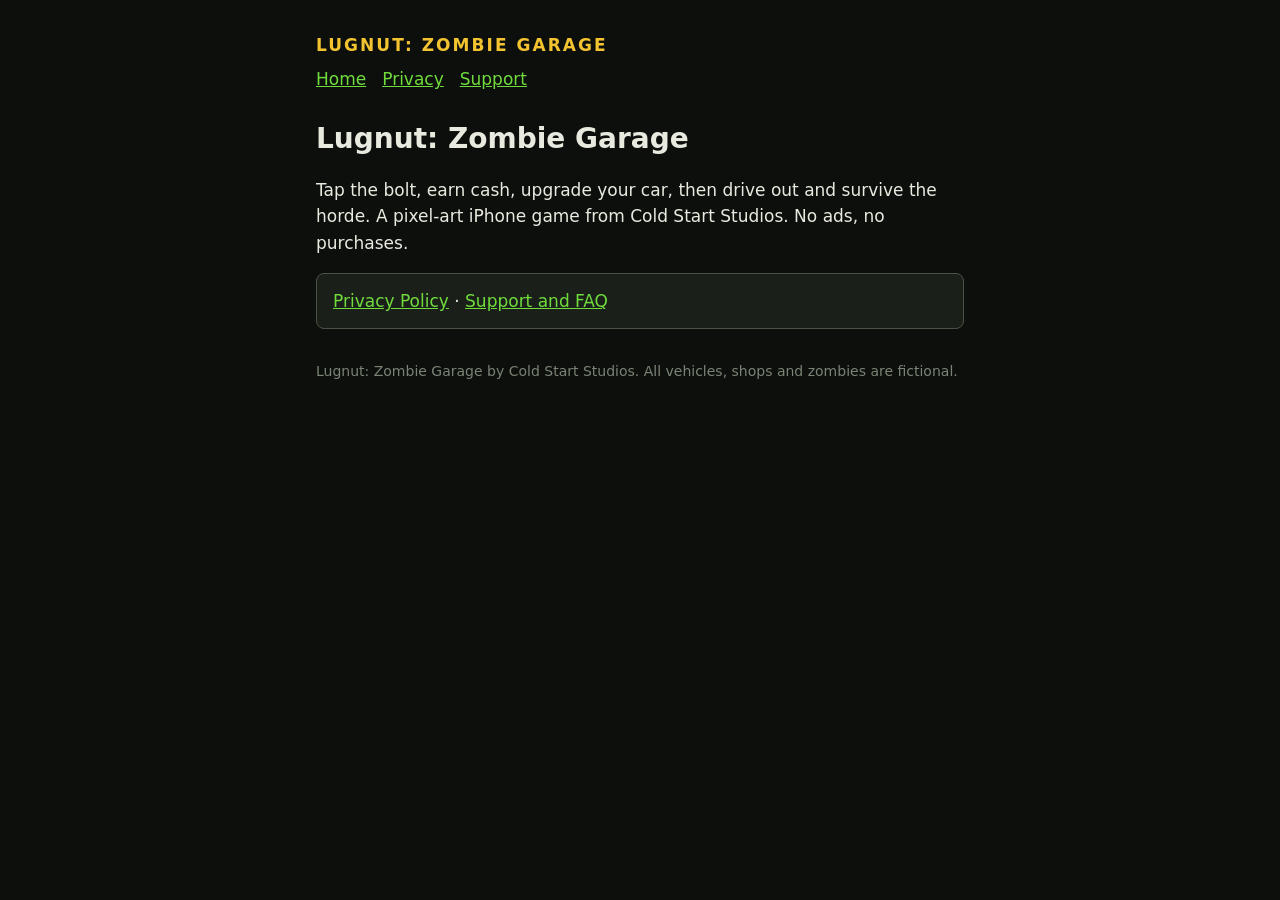
<file: index.html>
<!doctype html>
<html lang="en">
<head>
  <meta charset="utf-8">
  <meta name="viewport" content="width=device-width, initial-scale=1">
  <title>Lugnut: Zombie Garage</title>
  <meta name="description" content="A pixel-art zombie apocalypse garage game for iPhone.">
  <link rel="stylesheet" href="style.css">
</head>
<body>
  <main>
    <a class="wordmark" href="index.html">LUGNUT: ZOMBIE GARAGE</a>
    <nav><a href="index.html">Home</a><a href="privacy.html">Privacy</a><a href="support.html">Support</a></nav>
    <h1>Lugnut: Zombie Garage</h1>
    <p>Tap the bolt, earn cash, upgrade your car, then drive out and survive the horde. A pixel-art iPhone game from Cold Start Studios. No ads, no purchases.</p>
    <div class="card"><a href="privacy.html">Privacy Policy</a> &middot; <a href="support.html">Support and FAQ</a></div>
    <footer>Lugnut: Zombie Garage by Cold Start Studios. All vehicles, shops and zombies are fictional.</footer>
  </main>
</body>
</html>
</file>
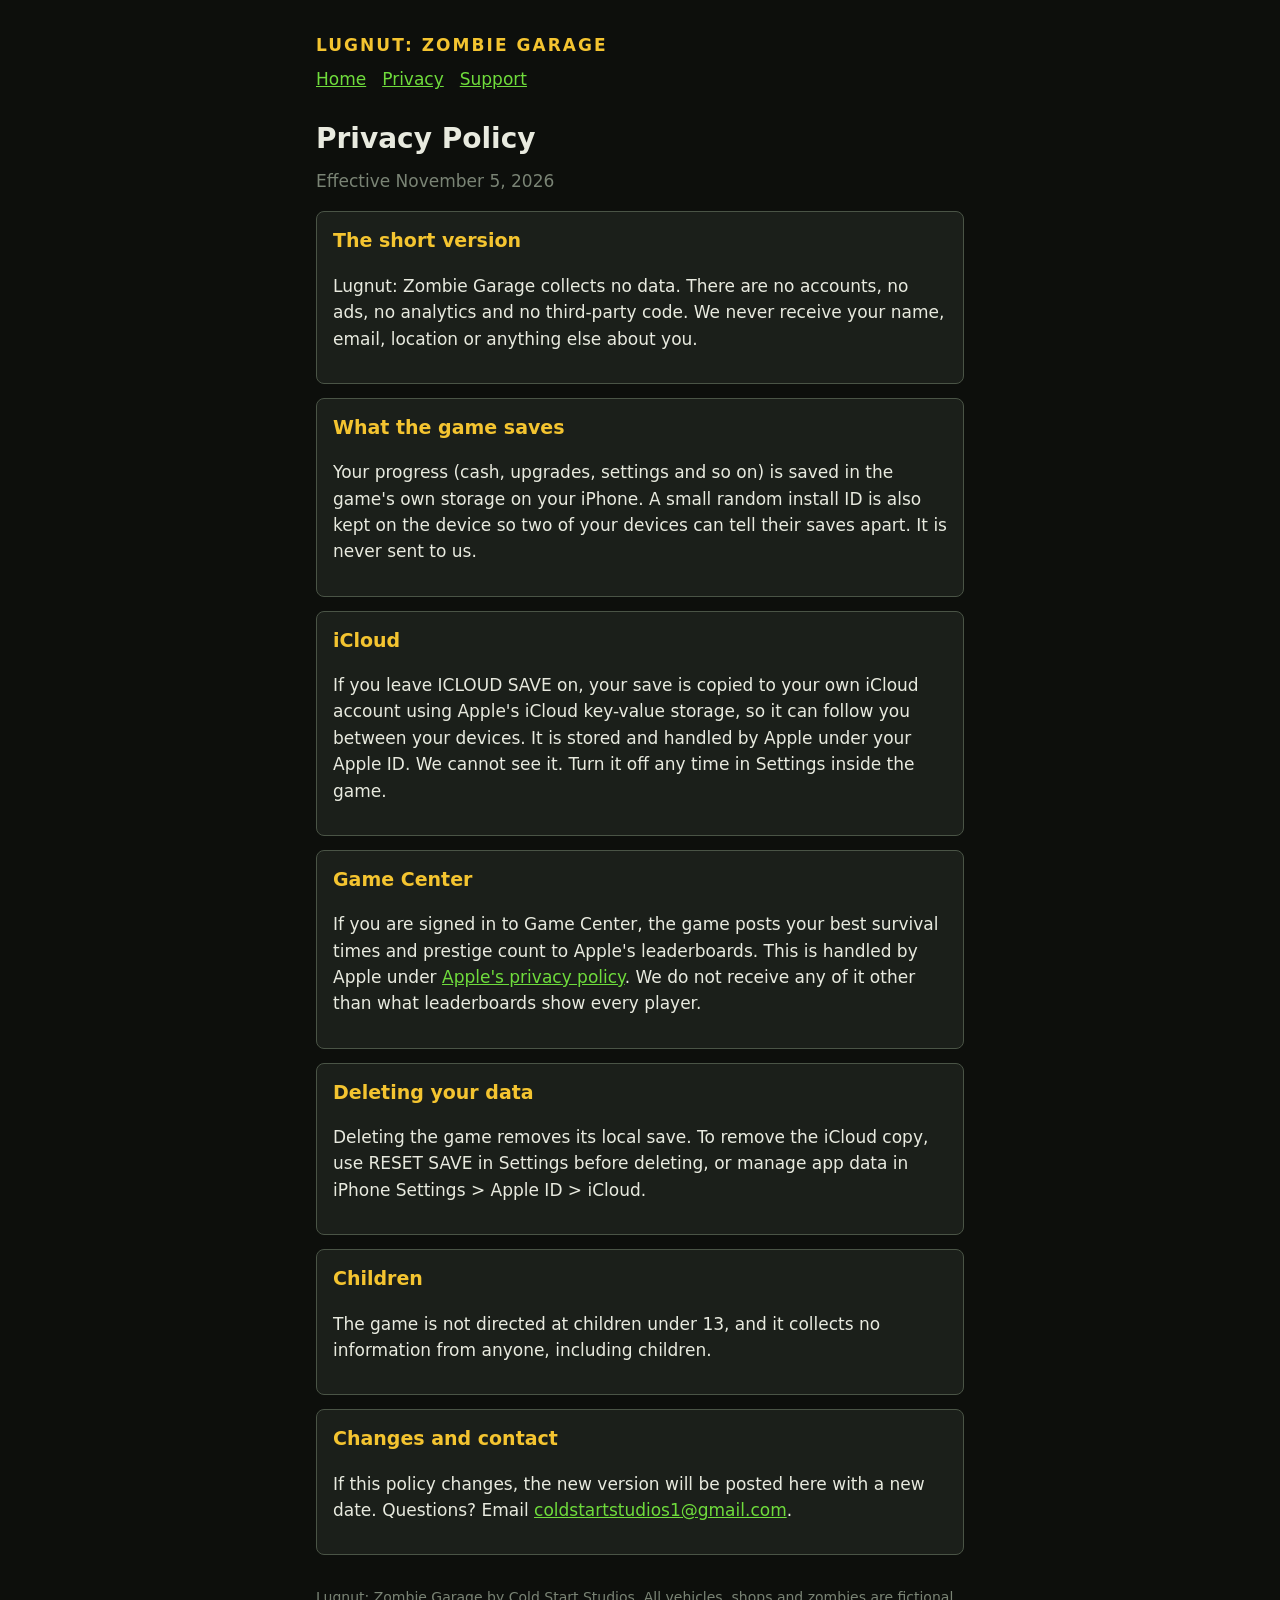
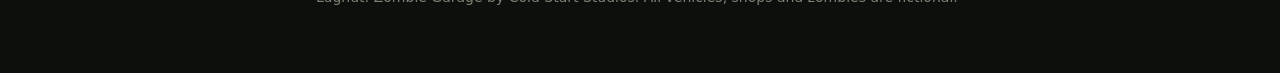
<file: privacy.html>
<!doctype html>
<html lang="en">
<head>
  <meta charset="utf-8">
  <meta name="viewport" content="width=device-width, initial-scale=1">
  <title>Lugnut: Zombie Garage Privacy Policy</title>
  <meta name="description" content="Lugnut: Zombie Garage does not collect any data.">
  <link rel="stylesheet" href="style.css">
</head>
<body>
  <main>
    <a class="wordmark" href="index.html">LUGNUT: ZOMBIE GARAGE</a>
    <nav><a href="index.html">Home</a><a href="privacy.html">Privacy</a><a href="support.html">Support</a></nav>
    <h1>Privacy Policy</h1>
    <p class="meta">Effective November 5, 2026</p>
    <div class="card">
      <h2>The short version</h2>
      <p>Lugnut: Zombie Garage collects no data. There are no accounts, no ads, no analytics and no third-party code. We never receive your name, email, location or anything else about you.</p>
    </div>
    <div class="card">
      <h2>What the game saves</h2>
      <p>Your progress (cash, upgrades, settings and so on) is saved in the game's own storage on your iPhone. A small random install ID is also kept on the device so two of your devices can tell their saves apart. It is never sent to us.</p>
    </div>
    <div class="card">
      <h2>iCloud</h2>
      <p>If you leave ICLOUD SAVE on, your save is copied to your own iCloud account using Apple's iCloud key-value storage, so it can follow you between your devices. It is stored and handled by Apple under your Apple ID. We cannot see it. Turn it off any time in Settings inside the game.</p>
    </div>
    <div class="card">
      <h2>Game Center</h2>
      <p>If you are signed in to Game Center, the game posts your best survival times and prestige count to Apple's leaderboards. This is handled by Apple under <a href="https://www.apple.com/legal/privacy/">Apple's privacy policy</a>. We do not receive any of it other than what leaderboards show every player.</p>
    </div>
    <div class="card">
      <h2>Deleting your data</h2>
      <p>Deleting the game removes its local save. To remove the iCloud copy, use RESET SAVE in Settings before deleting, or manage app data in iPhone Settings &gt; Apple ID &gt; iCloud.</p>
    </div>
    <div class="card">
      <h2>Children</h2>
      <p>The game is not directed at children under 13, and it collects no information from anyone, including children.</p>
    </div>
    <div class="card">
      <h2>Changes and contact</h2>
      <p>If this policy changes, the new version will be posted here with a new date. Questions? Email <a href="mailto:coldstartstudios1@gmail.com">coldstartstudios1@gmail.com</a>.</p>
    </div>
    <footer>Lugnut: Zombie Garage by Cold Start Studios. All vehicles, shops and zombies are fictional.</footer>
  </main>
</body>
</html>
</file>
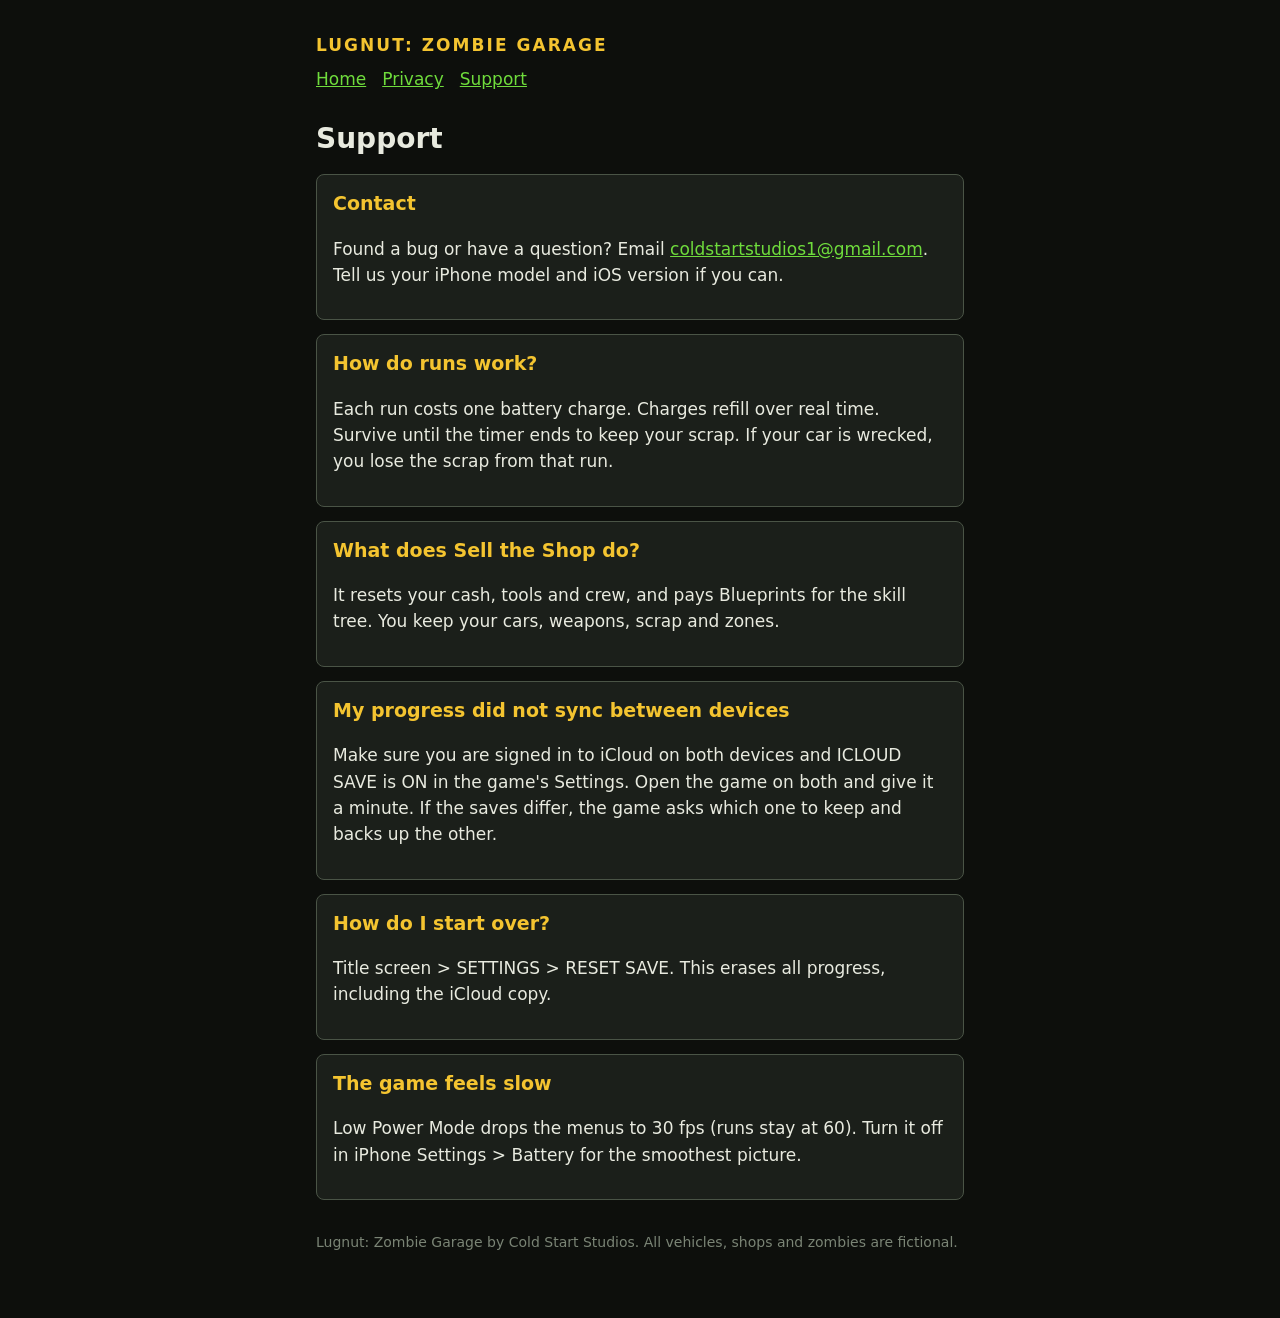
<file: support.html>
<!doctype html>
<html lang="en">
<head>
  <meta charset="utf-8">
  <meta name="viewport" content="width=device-width, initial-scale=1">
  <title>Lugnut: Zombie Garage Support</title>
  <meta name="description" content="Help and FAQ for Lugnut: Zombie Garage.">
  <link rel="stylesheet" href="style.css">
</head>
<body>
  <main>
    <a class="wordmark" href="index.html">LUGNUT: ZOMBIE GARAGE</a>
    <nav><a href="index.html">Home</a><a href="privacy.html">Privacy</a><a href="support.html">Support</a></nav>
    <h1>Support</h1>
    <div class="card">
      <h2>Contact</h2>
      <p>Found a bug or have a question? Email <a href="mailto:coldstartstudios1@gmail.com">coldstartstudios1@gmail.com</a>. Tell us your iPhone model and iOS version if you can.</p>
    </div>
    <div class="card">
      <h2>How do runs work?</h2>
      <p>Each run costs one battery charge. Charges refill over real time. Survive until the timer ends to keep your scrap. If your car is wrecked, you lose the scrap from that run.</p>
    </div>
    <div class="card">
      <h2>What does Sell the Shop do?</h2>
      <p>It resets your cash, tools and crew, and pays Blueprints for the skill tree. You keep your cars, weapons, scrap and zones.</p>
    </div>
    <div class="card">
      <h2>My progress did not sync between devices</h2>
      <p>Make sure you are signed in to iCloud on both devices and ICLOUD SAVE is ON in the game's Settings. Open the game on both and give it a minute. If the saves differ, the game asks which one to keep and backs up the other.</p>
    </div>
    <div class="card">
      <h2>How do I start over?</h2>
      <p>Title screen &gt; SETTINGS &gt; RESET SAVE. This erases all progress, including the iCloud copy.</p>
    </div>
    <div class="card">
      <h2>The game feels slow</h2>
      <p>Low Power Mode drops the menus to 30 fps (runs stay at 60). Turn it off in iPhone Settings &gt; Battery for the smoothest picture.</p>
    </div>
    <footer>Lugnut: Zombie Garage by Cold Start Studios. All vehicles, shops and zombies are fictional.</footer>
  </main>
</body>
</html>
</file>
<file: style.css>
:root{--bg:#0d0f0c;--card:#1b1f1a;--line:#4a5446;--text:#e8eadf;--dim:#7a8475;--hazard:#f4c430;--toxic:#6fdc3c}
*{box-sizing:border-box}
body{margin:0;background:var(--bg);color:var(--text);font:17px/1.55 -apple-system,system-ui,sans-serif}
main{max-width:680px;margin:0 auto;padding:32px 16px 64px}
.wordmark{color:var(--hazard);font-weight:800;letter-spacing:.12em;text-decoration:none}
nav{margin:8px 0 24px;display:flex;gap:16px}
nav a{color:var(--toxic)}
h1{font-size:28px;margin:8px 0}
h2{font-size:19px;margin:0 0 6px;color:var(--hazard)}
.meta{color:var(--dim);margin-top:0}
.card{background:var(--card);border:1px solid var(--line);border-radius:8px;padding:14px 16px;margin:14px 0}
a{color:var(--toxic)}
footer{color:var(--dim);font-size:14px;margin-top:32px}
</file>
